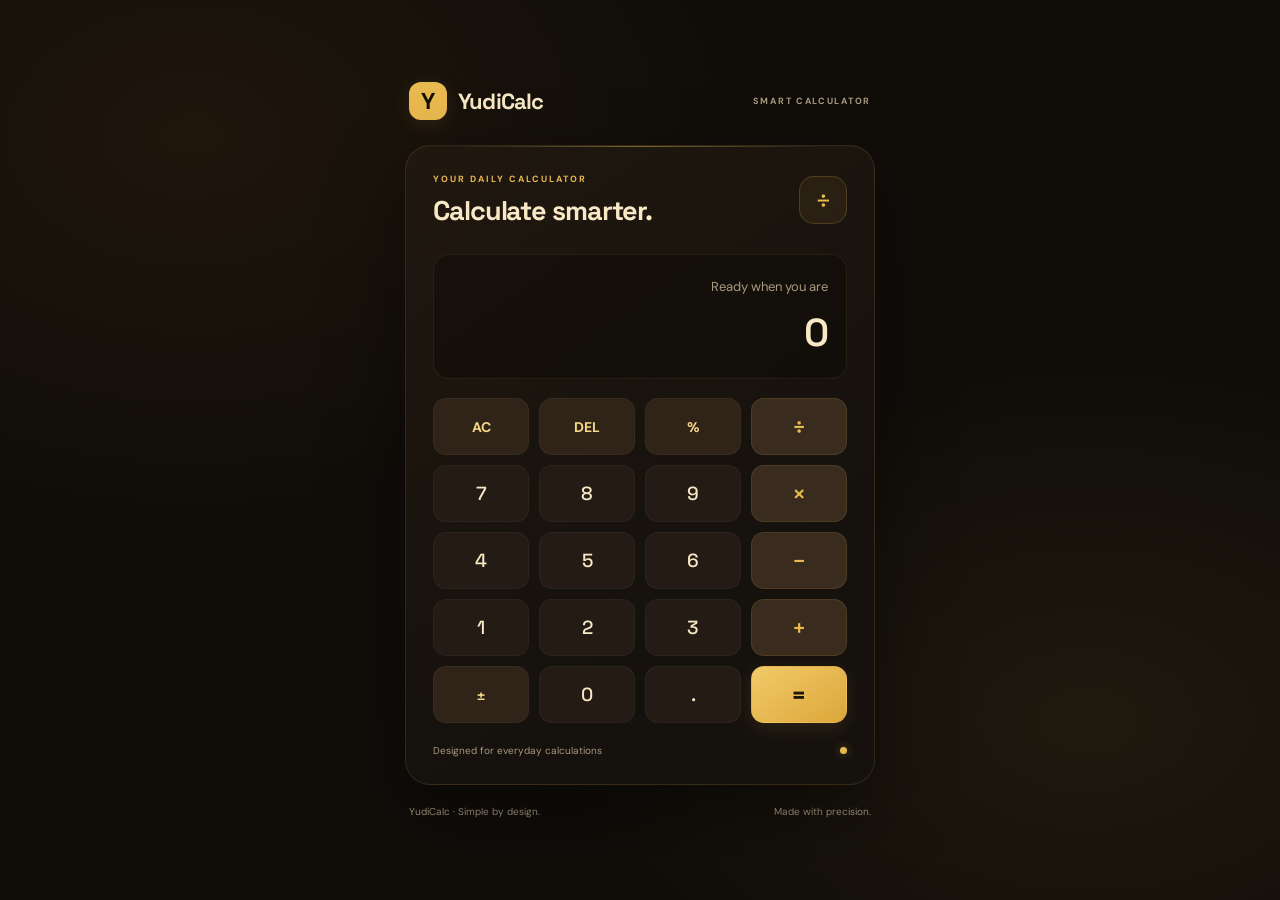
<file: WebDev-L2-Task1-Calculator/index.html>
<!DOCTYPE html>
<html lang="en">
<head>
    <meta charset="UTF-8">
    <meta name="viewport" content="width=device-width, initial-scale=1.0">
    <meta name="theme-color" content="#17130F">
    <meta name="description" content="YudiCalc is a modern, responsive calculator with a warm yellow and brown design.">
    <title>YudiCalc | Smart Calculator</title>
    <link rel="stylesheet" href="style.css">
    <script src="script.js" defer></script>
</head>
<body>
    <main class="app-container">
        <header class="app-header">
            <a href="#" class="brand" aria-label="YudiCalc home">
                <span class="brand-icon">Y</span>
                <span class="brand-name">YudiCalc</span>
            </a>
            <span class="header-label">SMART CALCULATOR</span>
        </header>

        <section class="calculator" aria-label="Calculator">
            <div class="calculator-top">
                <div>
                    <p class="eyebrow">YOUR DAILY CALCULATOR</p>
                    <h1>Calculate smarter.</h1>
                </div>
                <span class="calculator-symbol" aria-hidden="true">÷</span>
            </div>

            <div class="display" aria-label="Calculator display">
                <div class="expression" id="expression" aria-live="polite">Ready when you are</div>
                <output class="result" id="result" aria-live="polite">0</output>
            </div>

            <div class="keypad" id="keypad" aria-label="Calculator keys">
                <button class="key key-special" data-action="clear" type="button">AC</button>
                <button class="key key-special" data-action="backspace" type="button" aria-label="Backspace">DEL</button>
                <button class="key key-special" data-action="percent" type="button">%</button>
                <button class="key key-operator" data-operator="/" type="button" aria-label="Divide">÷</button>

                <button class="key" data-number="7" type="button">7</button>
                <button class="key" data-number="8" type="button">8</button>
                <button class="key" data-number="9" type="button">9</button>
                <button class="key key-operator" data-operator="*" type="button" aria-label="Multiply">×</button>

                <button class="key" data-number="4" type="button">4</button>
                <button class="key" data-number="5" type="button">5</button>
                <button class="key" data-number="6" type="button">6</button>
                <button class="key key-operator" data-operator="-" type="button" aria-label="Subtract">−</button>

                <button class="key" data-number="1" type="button">1</button>
                <button class="key" data-number="2" type="button">2</button>
                <button class="key" data-number="3" type="button">3</button>
                <button class="key key-operator" data-operator="+" type="button" aria-label="Add">+</button>

                <button class="key key-special" data-action="sign" type="button">±</button>
                <button class="key" data-number="0" type="button">0</button>
                <button class="key" data-action="decimal" type="button">.</button>
                <button class="key key-equals" data-action="equals" type="button" aria-label="Calculate result">=</button>
            </div>

            <footer class="calculator-footer">
                <span>Designed for everyday calculations</span>
                <span class="status-dot"></span>
            </footer>
        </section>

        <footer class="page-footer">
            <p>YudiCalc <span>·</span> Simple by design.</p>
            <p>Made with precision.</p>
        </footer>
    </main>
</body>
</html>
</file>
<file: WebDev-L2-Task1-Calculator/style.css>
@import url('https://fonts.googleapis.com/css2?family=DM+Sans:wght@400;500;600;700&family=Space+Grotesk:wght@400;500;600;700&display=swap');

:root {
    --background: #100D09;
    --surface: #19140F;
    --surface-light: #241C14;
    --surface-hover: #302419;
    --yellow: #E8B94F;
    --yellow-light: #F6D887;
    --brown: #493827;
    --text: #F8E8C5;
    --muted: #A99A81;
    --border: rgba(232, 185, 79, 0.13);
    --danger: #F0A078;
    --radius: 20px;
}

* {
    margin: 0;
    padding: 0;
    box-sizing: border-box;
}

html {
    min-height: 100%;
    color-scheme: dark;
}

body {
    min-height: 100vh;
    font-family: 'DM Sans', sans-serif;
    color: var(--text);
    background:
        radial-gradient(ellipse at 15% 15%, rgba(132, 83, 30, 0.13), transparent 35%),
        radial-gradient(ellipse at 85% 80%, rgba(232, 185, 79, 0.07), transparent 35%),
        var(--background);
    display: flex;
    justify-content: center;
    align-items: center;
    padding: 32px 18px;
}

button,
a {
    -webkit-tap-highlight-color: transparent;
}

button {
    font: inherit;
}

.app-container {
    width: 100%;
    max-width: 470px;
    animation: appear 0.7s ease both;
}

.app-header {
    display: flex;
    align-items: center;
    justify-content: space-between;
    margin-bottom: 25px;
    padding: 0 4px;
}

.brand {
    display: inline-flex;
    align-items: center;
    gap: 11px;
    text-decoration: none;
    color: var(--text);
}

.brand-icon {
    width: 38px;
    height: 38px;
    display: grid;
    place-items: center;
    border-radius: 12px;
    background: var(--yellow);
    color: #17110A;
    font-family: 'Space Grotesk', sans-serif;
    font-size: 23px;
    font-weight: 700;
    box-shadow: 0 4px 20px rgba(232, 185, 79, 0.12);
}

.brand-name {
    font-family: 'Space Grotesk', sans-serif;
    font-size: 22px;
    font-weight: 700;
    letter-spacing: -0.8px;
}

.header-label {
    color: var(--muted);
    font-size: 9px;
    font-weight: 700;
    letter-spacing: 1.7px;
}

.calculator {
    position: relative;
    overflow: hidden;
    padding: 27px;
    border: 1px solid var(--border);
    border-radius: 25px;
    background: linear-gradient(145deg, #20180F, #15110D 70%);
    box-shadow:
        0 30px 80px rgba(0, 0, 0, 0.4),
        0 1px 0 rgba(255, 255, 255, 0.025) inset;
}

.calculator::before {
    content: "";
    position: absolute;
    top: 0;
    left: 12%;
    width: 76%;
    height: 1px;
    background: linear-gradient(90deg, transparent, rgba(232, 185, 79, 0.45), transparent);
}

.calculator-top {
    display: flex;
    justify-content: space-between;
    align-items: center;
    margin-bottom: 27px;
}

.eyebrow {
    margin-bottom: 9px;
    color: var(--yellow);
    font-size: 9px;
    font-weight: 700;
    letter-spacing: 2px;
}

.calculator h1 {
    font-family: 'Space Grotesk', sans-serif;
    font-size: clamp(21px, 5vw, 27px);
    line-height: 1.25;
    letter-spacing: -1.1px;
}

.calculator-symbol {
    width: 48px;
    height: 48px;
    display: grid;
    place-items: center;
    border: 1px solid rgba(232, 185, 79, 0.2);
    border-radius: 15px;
    background: rgba(232, 185, 79, 0.07);
    color: var(--yellow);
    font-family: 'Space Grotesk', sans-serif;
    font-size: 27px;
}

.display {
    min-height: 125px;
    display: flex;
    flex-direction: column;
    justify-content: flex-end;
    align-items: flex-end;
    gap: 13px;
    overflow: hidden;
    padding: 21px 18px;
    margin-bottom: 19px;
    border: 1px solid rgba(232, 185, 79, 0.09);
    border-radius: 16px;
    background: rgba(0, 0, 0, 0.24);
}

.expression {
    width: 100%;
    overflow: hidden;
    color: var(--muted);
    font-size: 13px;
    text-align: right;
    text-overflow: ellipsis;
    white-space: nowrap;
}

.result {
    display: block;
    max-width: 100%;
    overflow: hidden;
    color: var(--text);
    font-family: 'Space Grotesk', sans-serif;
    font-size: clamp(30px, 8vw, 39px);
    font-weight: 600;
    letter-spacing: -1.2px;
    text-align: right;
    text-overflow: ellipsis;
    white-space: nowrap;
}

.result.error {
    color: var(--danger);
    font-family: 'DM Sans', sans-serif;
    font-size: 19px;
    letter-spacing: 0;
}

.keypad {
    display: grid;
    grid-template-columns: repeat(4, minmax(0, 1fr));
    gap: 10px;
}

.key {
    min-width: 0;
    min-height: 57px;
    border: 1px solid rgba(255, 255, 255, 0.035);
    border-radius: 13px;
    background: var(--surface-light);
    color: var(--text);
    font-family: 'Space Grotesk', sans-serif;
    font-size: 19px;
    font-weight: 500;
    cursor: pointer;
    transition:
        background 0.2s ease,
        color 0.2s ease,
        border-color 0.2s ease,
        transform 0.15s ease,
        box-shadow 0.2s ease;
    user-select: none;
}

.key:hover {
    transform: translateY(-2px);
    border-color: rgba(232, 185, 79, 0.25);
    background: var(--surface-hover);
}

.key:active {
    transform: scale(0.95);
}

.key:focus-visible {
    outline: 2px solid var(--yellow);
    outline-offset: 3px;
}

.key-special {
    background: #302419;
    color: var(--yellow-light);
    font-family: 'DM Sans', sans-serif;
    font-size: 14px;
    font-weight: 700;
}

.key-operator {
    border-color: rgba(232, 185, 79, 0.12);
    background: #392B1E;
    color: var(--yellow);
    font-size: 23px;
}

.key-operator:hover {
    border-color: rgba(232, 185, 79, 0.4);
    background: #493827;
    box-shadow: 0 4px 16px rgba(232, 185, 79, 0.05);
}

.key-equals {
    border-color: transparent;
    background: linear-gradient(145deg, #F1CA69, #DDA73A);
    color: #21160A;
    font-size: 25px;
    font-weight: 700;
    box-shadow: 0 5px 17px rgba(232, 185, 79, 0.12);
}

.key-equals:hover {
    border-color: rgba(255, 239, 192, 0.6);
    background: linear-gradient(145deg, #FFE092, #E8B94F);
    box-shadow: 0 7px 22px rgba(232, 185, 79, 0.2);
}

.calculator-footer {
    display: flex;
    align-items: center;
    justify-content: space-between;
    gap: 8px;
    margin-top: 21px;
    color: var(--muted);
    font-size: 10px;
}

.status-dot {
    flex-shrink: 0;
    width: 7px;
    height: 7px;
    border-radius: 50%;
    background: var(--yellow);
    box-shadow: 0 0 10px rgba(232, 185, 79, 0.45);
}

.page-footer {
    display: flex;
    justify-content: space-between;
    gap: 12px;
    padding: 20px 4px 0;
    color: var(--muted);
    font-size: 10px;
}

.page-footer span {
    color: var(--yellow);
}

@keyframes appear {
    from {
        opacity: 0;
        transform: translateY(14px);
    }

    to {
        opacity: 1;
        transform: translateY(0);
    }
}

@media (max-width: 420px) {
    body {
        padding: 22px 12px;
    }

    .app-header {
        margin-bottom: 19px;
    }

    .brand-name {
        font-size: 20px;
    }

    .header-label {
        font-size: 8px;
        letter-spacing: 1px;
    }

    .calculator {
        padding: 19px 15px;
        border-radius: 21px;
    }

    .calculator-top {
        margin-bottom: 22px;
    }

    .calculator-symbol {
        width: 42px;
        height: 42px;
    }

    .keypad {
        gap: 8px;
    }

    .key {
        min-height: 53px;
        border-radius: 11px;
    }

    .display {
        min-height: 112px;
        padding: 17px 13px;
    }

    .page-footer {
        font-size: 9px;
    }
}

@media (prefers-reduced-motion: reduce) {
    *,
    *::before,
    *::after {
        animation-duration: 0.01ms !important;
        animation-iteration-count: 1 !important;
        scroll-behavior: auto !important;
        transition-duration: 0.01ms !important;
    }
}
</file>
